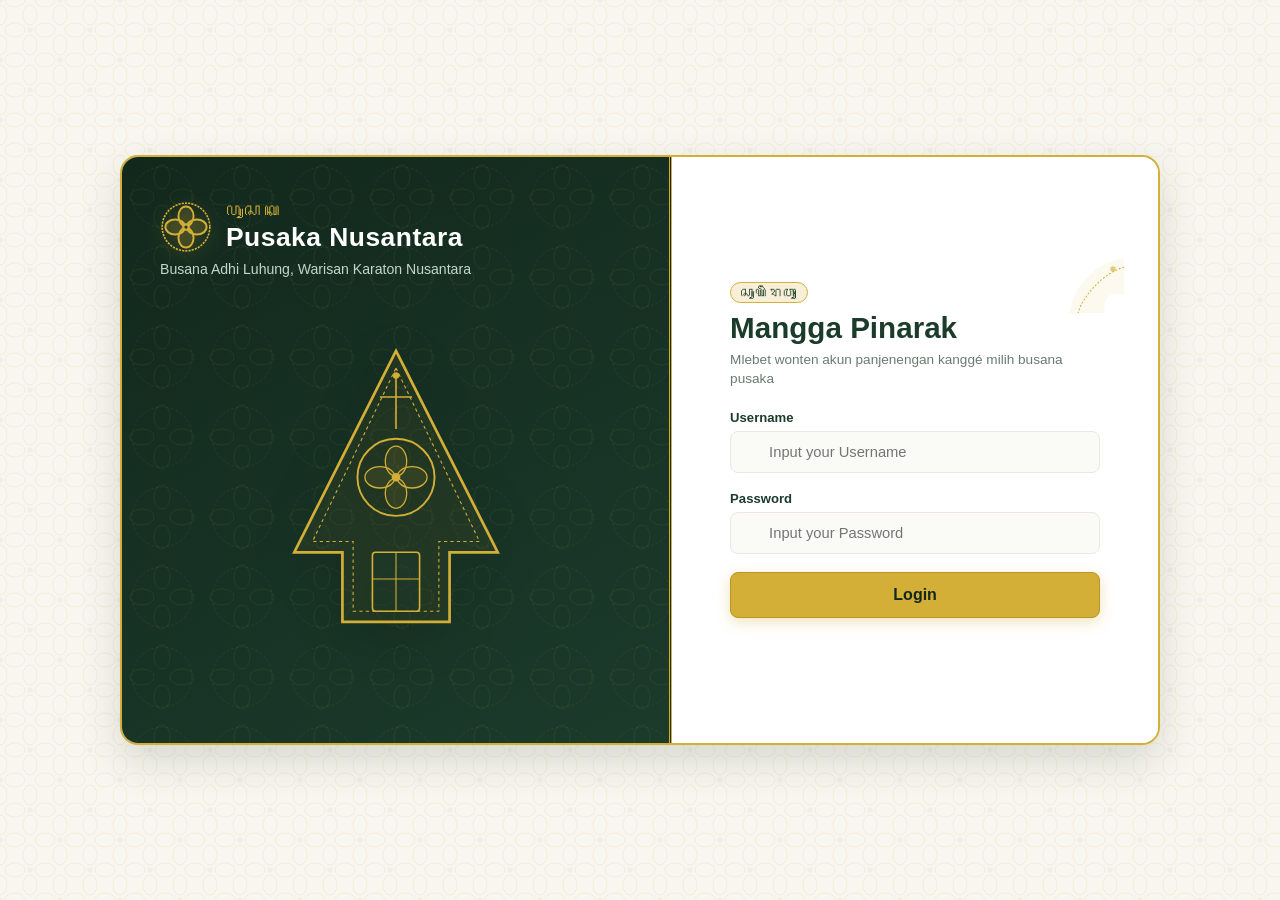
<file: index.html>
<!DOCTYPE html>
<html lang="en">
<head>
  <meta charset="UTF-8">
  <meta name="viewport" content="width=device-width, initial-scale=1.0">
  <title>Pusaka Nusantara - Product Catalog</title>
  <link rel="stylesheet" href="css/style.css">
  <script src="js/app.js" defer></script>
</head>
<body>
  <div class="batik-pattern-bg"></div>

  <header class="main-navbar">
    <div class="navbar-container">
      <a href="index.html" class="navbar-brand">
        <svg class="nav-logo-batik" viewBox="0 0 48 48" fill="none" xmlns="http://www.w3.org/2000/svg">
          <circle cx="24" cy="24" r="22" stroke="#D4AF37" stroke-width="1.5" stroke-dasharray="2 1"/>
          <ellipse cx="24" cy="14" rx="7" ry="9" stroke="#D4AF37" stroke-width="1.8" fill="rgba(212, 175, 55, 0.2)"/>
          <ellipse cx="24" cy="34" rx="7" ry="9" stroke="#D4AF37" stroke-width="1.8" fill="rgba(212, 175, 55, 0.2)"/>
          <ellipse cx="14" cy="24" rx="9" ry="7" stroke="#D4AF37" stroke-width="1.8" fill="rgba(212, 175, 55, 0.2)"/>
          <ellipse cx="34" cy="24" rx="9" ry="7" stroke="#D4AF37" stroke-width="1.8" fill="rgba(212, 175, 55, 0.2)"/>
          <circle cx="24" cy="24" r="3.5" fill="#D4AF37"/>
          <circle cx="24" cy="24" r="1.5" fill="#1B3B2B"/>
        </svg>
        <div class="brand-text-box">
          <span class="aksara-jawa">ꦥꦸꦱꦏ</span>
          <span class="brand-name">Pusaka Nusantara</span>
        </div>
      </a>

      <div class="search-wrapper">
        <span class="search-icon-wrapper" aria-hidden="true">
          <svg class="search-svg-icon" viewBox="0 0 24 24" fill="none" stroke="currentColor" stroke-width="2.2" stroke-linecap="round" stroke-linejoin="round">
            <circle cx="11" cy="11" r="8"></circle>
            <line x1="21" y1="21" x2="16.65" y2="16.65"></line>
          </svg>
        </span>
        <input 
          type="text" 
          id="search-input" 
          placeholder="Search products by title or category..." 
          autocomplete="off"
        >
      </div>

      <div class="nav-actions">
        <div class="user-greeting-box">
          <span class="greeting-prefix">Welcome,</span>
          <strong id="user-greeting" class="user-name">User</strong>
        </div>

        <div class="nav-right-group">
          <button id="btn-cart" class="btn-cart-icon-only" aria-label="Shopping Cart">
            <svg class="nav-svg-icon" viewBox="0 0 24 24" fill="none" stroke="currentColor" stroke-width="2" stroke-linecap="round" stroke-linejoin="round">
              <circle cx="9" cy="21" r="1"></circle>
              <circle cx="20" cy="21" r="1"></circle>
              <path d="M1 1h4l2.68 13.39a2 2 0 0 0 2 1.61h9.72a2 2 0 0 0 2-1.61L23 6H6"></path>
            </svg>
            <span id="cart-badge" class="badge">0</span>
          </button>

          <div class="dropdown-wrapper">
            <button id="btn-burger" class="btn-burger" aria-label="Menu" aria-expanded="false">
              <svg class="nav-svg-icon" viewBox="0 0 24 24" fill="none" stroke="currentColor" stroke-width="2" stroke-linecap="round" stroke-linejoin="round">
                <line x1="3" y1="6" x2="21" y2="6"></line>
                <line x1="3" y1="12" x2="21" y2="12"></line>
                <line x1="3" y1="18" x2="21" y2="18"></line>
              </svg>
            </button>
            
            <div id="burger-dropdown" class="burger-dropdown-menu" style="display: none;">
              <button id="btn-logout" class="dropdown-item-logout">
                Logout
              </button>
            </div>
          </div>
        </div>
      </div>
    </div>
  </header>

  <main class="main-layout">
    <section class="catalog-toolbar">
      <div class="toolbar-group">
        <label for="category-filter">Category:</label>
        <div class="select-wrapper">
          <select id="category-filter" class="custom-select">
            <option value="all">All Categories</option>
          </select>
        </div>
      </div>

      <div class="toolbar-group">
        <label for="sort-filter">Sort By:</label>
        <div class="select-wrapper">
          <select id="sort-filter" class="custom-select">
            <option value="default">Default</option>
            <option value="price-asc">Price: Low to High</option>
            <option value="price-desc">Price: High to Low</option>
            <option value="rating-desc">Rating: High to Low</option>
          </select>
        </div>
      </div>
    </section>

    <div id="global-error" class="alert-box error" style="display: none;" role="alert">
      <span class="alert-tag">[Error]</span>
      <span id="error-text">Failed to load product catalog from server.</span>
    </div>

    <div id="loading-spinner" class="loading-container">
      <div class="spinner"></div>
      <p>Loading products, please wait...</p>
    </div>

    <section id="product-grid" class="product-grid" aria-live="polite">
    </section>

    <div class="load-more-container">
      <button id="btn-load-more" class="btn-load-more" style="display: none;">
        Load More Products
      </button>
    </div>
  </main>

  <div id="product-modal" class="modal-overlay" style="display: none;">
    <div class="modal-card">
      <button id="btn-close-modal" class="modal-close" aria-label="Close">X</button>
      <div id="modal-content" class="modal-body"></div>
    </div>
  </div>

  <div id="cart-modal" class="modal-overlay" style="display: none;">
    <div class="modal-card cart-modal-card">
      <div class="cart-modal-header">
        <h3>Shopping Cart</h3>
        <button id="btn-close-cart" class="modal-close" aria-label="Close">X</button>
      </div>
      <div id="cart-content" class="modal-body"></div>
      <div class="cart-modal-footer">
        <div class="cart-total-box">
          <span>Total Price:</span>
          <strong id="cart-total-price">Rp 0</strong>
        </div>
        <button id="btn-clear-cart" class="btn-clear-cart">Clear Cart</button>
      </div>
    </div>
  </div>
</body>
</html>
</file>
<file: css/style.css>
:root {
  --c-mori: #F8F6F0;
  --c-mori-card: #FFFFFF;
  --c-mori-dark: #ECE8DE;
  --c-gadung-dark: #12281D;
  --c-gadung: #1B3B2B;
  --c-gadung-light: #2A543E;
  --c-gold: #D4AF37;
  --c-gold-hover: #C59B27;
  --c-gold-light: #F4E8C1;
  --c-terracotta: #D9532F;
  --c-terracotta-hover: #BC3F1E;
  --c-star: #B8860B;
  --c-text-muted: #5A6D63;
  --shadow-card: 0 4px 16px rgba(18, 40, 29, 0.08);
  --shadow-hover: 0 10px 24px rgba(18, 40, 29, 0.16);
  --transition: all 0.25s cubic-bezier(0.4, 0, 0.2, 1);
}

* {
  margin: 0;
  padding: 0;
  box-sizing: border-box;
  font-family: 'Segoe UI', -apple-system, BlinkMacSystemFont, Roboto, sans-serif;
}

body {
  min-height: 100vh;
  background-color: var(--c-mori);
  color: var(--c-gadung-dark);
  position: relative;
  overflow-x: hidden;
}

.batik-pattern-bg {
  position: fixed;
  top: 0;
  left: 0;
  width: 100vw;
  height: 100vh;
  z-index: -1;
  pointer-events: none;
  background-image: url("data:image/svg+xml,%3Csvg xmlns='http://www.w3.org/2000/svg' width='60' height='60' viewBox='0 0 60 60'%3E%3Cg stroke='%23D4AF37' stroke-width='0.8' fill='none' opacity='0.14'%3E%3Cellipse cx='30' cy='15' rx='7' ry='10'/%3E%3Cellipse cx='30' cy='45' rx='7' ry='10'/%3E%3Cellipse cx='15' cy='30' rx='10' ry='7'/%3E%3Cellipse cx='45' cy='30' rx='10' ry='7'/%3E%3Ccircle cx='30' cy='30' r='3' fill='%231B3B2B' opacity='0.25'/%3E%3Ccircle cx='0' cy='0' r='3' fill='%231B3B2B' opacity='0.25'/%3E%3Ccircle cx='60' cy='0' r='3' fill='%231B3B2B' opacity='0.25'/%3E%3Ccircle cx='0' cy='60' r='3' fill='%231B3B2B' opacity='0.25'/%3E%3Ccircle cx='60' cy='60' r='3' fill='%231B3B2B' opacity='0.25'/%3E%3C/g%3E%3C/svg%3E");
  background-size: 60px 60px;
}

.main-navbar {
  position: sticky;
  top: 0;
  z-index: 100;
  background-color: var(--c-gadung);
  background-image: 
    url("data:image/svg+xml,%3Csvg xmlns='http://www.w3.org/2000/svg' width='80' height='80' viewBox='0 0 80 80'%3E%3Ccircle cx='40' cy='40' r='30' stroke='%23D4AF37' stroke-width='1' fill='none' opacity='0.1' stroke-dasharray='3 2'/%3E%3Cellipse cx='40' cy='20' rx='8' ry='12' stroke='%23D4AF37' stroke-width='1' fill='none' opacity='0.1'/%3E%3Cellipse cx='40' cy='60' rx='8' ry='12' stroke='%23D4AF37' stroke-width='1' fill='none' opacity='0.1'/%3E%3Cellipse cx='20' cy='40' rx='12' ry='8' stroke='%23D4AF37' stroke-width='1' fill='none' opacity='0.1'/%3E%3Cellipse cx='60' cy='40' rx='12' ry='8' stroke='%23D4AF37' stroke-width='1' fill='none' opacity='0.1'/%3E%3C/svg%3E"),
    linear-gradient(150deg, var(--c-gadung-dark) 0%, var(--c-gadung) 100%);
  background-size: 80px 80px, 100% 100%;
  border-bottom: 3px double var(--c-gold);
  box-shadow: 0 6px 20px rgba(0, 0, 0, 0.25);
}

.navbar-container {
  max-width: 1200px;
  margin: 0 auto;
  padding: 12px 24px;
  display: flex;
  align-items: center;
  gap: 24px;
}

.navbar-brand {
  display: flex;
  align-items: center;
  gap: 12px;
  text-decoration: none;
}

.nav-logo-batik {
  width: 44px;
  height: 44px;
  filter: drop-shadow(0 2px 8px rgba(212, 175, 55, 0.4));
}

.brand-text-box {
  display: flex;
  flex-direction: column;
}

.aksara-jawa {
  font-size: 0.85rem;
  color: var(--c-gold);
  letter-spacing: 2px;
  line-height: 1;
}

.brand-name {
  font-size: 1.35rem;
  font-weight: 700;
  color: #FFFFFF;
  letter-spacing: 0.4px;
  white-space: nowrap;
}

.search-wrapper {
  flex: 1;
  position: relative;
  display: flex;
  align-items: center;
}

.search-icon-wrapper {
  position: absolute;
  left: 14px;
  display: flex;
  align-items: center;
  justify-content: center;
  color: var(--c-gadung);
  pointer-events: none;
  transition: var(--transition);
}

.search-svg-icon {
  width: 18px;
  height: 18px;
}

.search-wrapper:focus-within .search-icon-wrapper {
  color: var(--c-gold);
}

.search-wrapper input {
  width: 100%;
  padding: 10px 14px 10px 42px;
  border: 1.5px solid var(--c-gold);
  border-radius: 8px;
  font-size: 0.92rem;
  background-color: #FFFFFF;
  color: var(--c-gadung-dark);
  transition: var(--transition);
  box-shadow: 0 2px 8px rgba(0, 0, 0, 0.15);
}

.search-wrapper input:focus {
  outline: none;
  border-color: var(--c-gold-hover);
  box-shadow: 0 0 0 3px rgba(212, 175, 55, 0.35);
}

.nav-actions {
  display: flex;
  align-items: center;
  gap: 16px;
}

.user-greeting-box {
  display: flex;
  flex-direction: column;
}

.greeting-prefix {
  font-size: 0.74rem;
  color: #A3BFB3;
}

.user-name {
  font-size: 0.98rem;
  font-weight: 700;
  color: #FFFFFF;
}

.nav-right-group {
  display: flex;
  align-items: center;
  gap: 12px;
}

.nav-svg-icon {
  width: 20px;
  height: 20px;
  display: block;
}

.btn-cart-icon-only {
  position: relative;
  background: rgba(255, 255, 255, 0.08);
  border: 1px solid rgba(212, 175, 55, 0.4);
  color: var(--c-gold-light);
  padding: 8px 10px;
  border-radius: 8px;
  cursor: pointer;
  display: flex;
  align-items: center;
  justify-content: center;
  transition: var(--transition);
}

.btn-cart-icon-only:hover {
  background-color: rgba(212, 175, 55, 0.2);
  border-color: var(--c-gold);
  color: #FFFFFF;
}

.badge {
  position: absolute;
  top: -4px;
  right: -4px;
  background-color: var(--c-terracotta);
  color: #FFFFFF;
  font-size: 0.72rem;
  font-weight: 700;
  padding: 2px 7px;
  border-radius: 12px;
  min-width: 18px;
  text-align: center;
  border: 1px solid rgba(255, 255, 255, 0.4);
  box-shadow: 0 2px 6px rgba(0, 0, 0, 0.3);
}

.dropdown-wrapper {
  position: relative;
  display: inline-block;
}

.btn-burger {
  background: rgba(255, 255, 255, 0.08);
  border: 1px solid rgba(212, 175, 55, 0.4);
  color: var(--c-gold-light);
  padding: 8px 10px;
  border-radius: 8px;
  cursor: pointer;
  display: flex;
  align-items: center;
  justify-content: center;
  transition: var(--transition);
}

.btn-burger:hover {
  background-color: rgba(212, 175, 55, 0.2);
  border-color: var(--c-gold);
  color: #FFFFFF;
}

.burger-dropdown-menu {
  position: absolute;
  top: calc(100% + 8px);
  right: 0;
  background-color: var(--c-gadung-dark);
  border: 1.5px solid var(--c-gold);
  border-radius: 8px;
  box-shadow: 0 8px 24px rgba(0, 0, 0, 0.35);
  min-width: 130px;
  z-index: 150;
  overflow: hidden;
  animation: fadeIn 0.2s ease;
}

.dropdown-item-logout {
  width: 100%;
  padding: 10px 16px;
  background: transparent;
  border: none;
  color: #FF8566;
  font-size: 0.88rem;
  font-weight: 700;
  text-align: left;
  cursor: pointer;
  transition: var(--transition);
}

.dropdown-item-logout:hover {
  background-color: var(--c-terracotta);
  color: #FFFFFF;
}

.main-layout {
  max-width: 1200px;
  margin: 28px auto;
  padding: 0 24px;
}

.catalog-toolbar {
  display: flex;
  justify-content: space-between;
  align-items: center;
  gap: 16px;
  background-color: var(--c-mori-card);
  padding: 14px 22px;
  border-radius: 12px;
  border: 1px solid rgba(212, 175, 55, 0.45);
  box-shadow: 0 4px 18px rgba(18, 40, 29, 0.08);
  margin-bottom: 26px;
}

.toolbar-group {
  display: flex;
  align-items: center;
  gap: 12px;
}

.toolbar-group label {
  font-size: 0.88rem;
  font-weight: 700;
  color: var(--c-gadung);
  letter-spacing: 0.3px;
}

.select-wrapper {
  position: relative;
}

.custom-select {
  -webkit-appearance: none;
  -moz-appearance: none;
  appearance: none;
  padding: 9px 38px 9px 16px;
  border: 1.5px solid var(--c-gold);
  border-radius: 8px;
  background-color: #FFFFFF;
  background-image: url("data:image/svg+xml,%3Csvg xmlns='http://www.w3.org/2000/svg' width='14' height='14' viewBox='0 0 24 24' fill='none' stroke='%23D4AF37' stroke-width='2.5' stroke-linecap='round' stroke-linejoin='round'%3E%3Cpolyline points='6 9 12 15 18 9'%3E%3C/polyline%3E%3C/svg%3E");
  background-repeat: no-repeat;
  background-position: right 14px center;
  background-size: 13px;
  color: var(--c-gadung-dark);
  font-size: 0.88rem;
  font-weight: 600;
  cursor: pointer;
  transition: var(--transition);
  box-shadow: 0 2px 8px rgba(212, 175, 55, 0.12);
}

.custom-select:hover {
  border-color: var(--c-gold-hover);
  background-color: #FDFCF9;
  box-shadow: 0 4px 14px rgba(212, 175, 55, 0.28);
}

.custom-select:focus {
  outline: none;
  border-color: var(--c-gold-hover);
  background-color: #FFFFFF;
  box-shadow: 0 0 0 3px rgba(212, 175, 55, 0.35);
}

.custom-select option {
  background-color: var(--c-mori-card);
  color: var(--c-gadung-dark);
  padding: 10px;
  font-size: 0.9rem;
}

.alert-box {
  padding: 14px 18px;
  border-radius: 8px;
  font-size: 0.9rem;
  display: flex;
  align-items: center;
  gap: 12px;
  margin-bottom: 24px;
}

.alert-box.error {
  background-color: #FDF2F0;
  color: var(--c-terracotta);
  border: 1px solid #F5C6BA;
}

.alert-tag {
  font-weight: 700;
  font-size: 0.8rem;
}

.loading-container {
  display: flex;
  flex-direction: column;
  align-items: center;
  justify-content: center;
  padding: 60px 0;
  color: var(--c-gadung);
}

.spinner {
  width: 44px;
  height: 44px;
  border: 4px solid var(--c-mori-dark);
  border-top-color: var(--c-gold);
  border-radius: 50%;
  animation: spin 0.8s linear infinite;
  margin-bottom: 12px;
}

.product-grid {
  display: grid;
  grid-template-columns: repeat(auto-fill, minmax(230px, 1fr));
  gap: 22px;
}

.product-card {
  background-color: var(--c-mori-card);
  border-radius: 12px;
  border: 1px solid var(--c-mori-dark);
  overflow: hidden;
  display: flex;
  flex-direction: column;
  box-shadow: var(--shadow-card);
  transition: var(--transition);
  cursor: pointer;
  position: relative;
}

.product-card:hover {
  transform: translateY(-4px);
  box-shadow: var(--shadow-hover);
  border-color: var(--c-gold);
}

.card-img-wrapper {
  position: relative;
  width: 100%;
  height: 200px;
  background-color: #FAFAF7;
  overflow: hidden;
}

.card-img-wrapper img {
  width: 100%;
  height: 100%;
  object-fit: cover;
  transition: var(--transition);
}

.product-card:hover .card-img-wrapper img {
  transform: scale(1.05);
}

.discount-badge {
  position: absolute;
  top: 8px;
  left: 8px;
  background-color: var(--c-terracotta);
  color: #FFFFFF;
  font-size: 0.72rem;
  font-weight: 700;
  padding: 3px 7px;
  border-radius: 4px;
  box-shadow: 0 2px 6px rgba(217, 83, 47, 0.3);
}

.card-body {
  padding: 14px;
  display: flex;
  flex-direction: column;
  flex: 1;
}

.card-category {
  font-size: 0.72rem;
  text-transform: uppercase;
  color: var(--c-text-muted);
  font-weight: 600;
  letter-spacing: 0.5px;
  margin-bottom: 4px;
}

.card-title {
  font-size: 0.95rem;
  font-weight: 600;
  color: var(--c-gadung-dark);
  line-height: 1.35;
  margin-bottom: 8px;
  display: -webkit-box;
  -webkit-line-clamp: 2;
  -webkit-box-orient: vertical;
  overflow: hidden;
}

.card-price {
  font-size: 1.1rem;
  font-weight: 700;
  color: var(--c-gadung);
  margin-bottom: 8px;
}

.card-meta {
  display: flex;
  align-items: center;
  gap: 6px;
  font-size: 0.8rem;
  color: var(--c-text-muted);
  margin-top: auto;
  margin-bottom: 12px;
}

.meta-rating {
  font-weight: 600;
  color: var(--c-star);
}

.btn-add-cart {
  width: 100%;
  padding: 9px 12px;
  background: linear-gradient(135deg, var(--c-gadung) 0%, var(--c-gadung-dark) 100%);
  color: var(--c-gold-light);
  border: 1px solid var(--c-gold);
  border-radius: 6px;
  font-size: 0.85rem;
  font-weight: 700;
  cursor: pointer;
  transition: var(--transition);
}

.btn-add-cart:hover {
  background: linear-gradient(135deg, var(--c-gadung-light) 0%, var(--c-gadung) 100%);
  color: #FFFFFF;
}

.load-more-container {
  display: flex;
  justify-content: center;
  margin: 38px 0 20px;
}

.btn-load-more {
  padding: 12px 36px;
  background-color: transparent;
  color: var(--c-gadung);
  border: 2px solid var(--c-gold);
  border-radius: 8px;
  font-size: 0.95rem;
  font-weight: 700;
  cursor: pointer;
  transition: var(--transition);
}

.btn-load-more:hover {
  background-color: var(--c-gold);
  color: var(--c-gadung-dark);
  box-shadow: 0 4px 14px rgba(212, 175, 55, 0.35);
}

.modal-overlay {
  position: fixed;
  top: 0;
  left: 0;
  width: 100vw;
  height: 100vh;
  background-color: rgba(18, 40, 29, 0.7);
  backdrop-filter: blur(4px);
  z-index: 200;
  display: flex;
  align-items: center;
  justify-content: center;
  padding: 20px;
}

.modal-card {
  position: relative;
  background-color: var(--c-mori-card);
  max-width: 680px;
  width: 100%;
  border-radius: 14px;
  border: 2px solid var(--c-gold);
  box-shadow: 0 16px 40px rgba(0, 0, 0, 0.3);
  overflow: hidden;
  max-height: 90vh;
  display: flex;
  flex-direction: column;
}

.modal-close {
  position: absolute;
  top: 14px;
  right: 16px;
  background: none;
  border: none;
  font-size: 1.2rem;
  font-weight: 700;
  color: var(--c-gadung);
  cursor: pointer;
  line-height: 1;
  z-index: 10;
  padding: 4px 8px;
  border-radius: 4px;
}

.modal-close:hover {
  background-color: var(--c-mori-dark);
}

.modal-body {
  padding: 24px;
  overflow-y: auto;
}

.modal-detail-layout {
  display: flex;
  gap: 24px;
  flex-wrap: wrap;
}

.modal-img-box {
  flex: 1;
  min-width: 240px;
  max-height: 300px;
  border-radius: 8px;
  overflow: hidden;
  background-color: #FAFAF7;
}

.modal-img-box img {
  width: 100%;
  height: 100%;
  object-fit: contain;
}

.modal-info-box {
  flex: 1.3;
  display: flex;
  flex-direction: column;
  gap: 8px;
}

.modal-badge-group {
  display: flex;
  gap: 8px;
  align-items: center;
}

.badge-tag {
  font-size: 0.75rem;
  font-weight: 700;
  padding: 3px 8px;
  border-radius: 4px;
  background-color: var(--c-mori-dark);
  color: var(--c-gadung);
}

.modal-title {
  font-size: 1.3rem;
  font-weight: 700;
  color: var(--c-gadung);
}

.modal-price {
  font-size: 1.25rem;
  font-weight: 700;
  color: var(--c-terracotta);
}

.modal-desc {
  font-size: 0.9rem;
  color: var(--c-text-muted);
  line-height: 1.45;
  margin: 6px 0;
}

.cart-modal-card {
  max-width: 580px;
}

.cart-modal-header {
  padding: 16px 20px;
  border-bottom: 1.5px solid var(--c-mori-dark);
  display: flex;
  align-items: center;
  justify-content: space-between;
}

.cart-modal-header h3 {
  font-size: 1.15rem;
  color: var(--c-gadung);
}

.cart-item-row {
  display: flex;
  align-items: center;
  gap: 12px;
  padding: 12px 0;
  border-bottom: 1px solid var(--c-mori-dark);
}

.cart-item-row img {
  width: 50px;
  height: 50px;
  object-fit: cover;
  border-radius: 6px;
}

.cart-item-info {
  flex: 1;
}

.cart-item-title {
  font-size: 0.88rem;
  font-weight: 600;
  color: var(--c-gadung);
  margin-bottom: 4px;
}

.cart-item-price {
  font-size: 0.82rem;
  color: var(--c-text-muted);
}

.cart-item-actions {
  display: flex;
  align-items: center;
  gap: 8px;
}

.btn-qty {
  width: 24px;
  height: 24px;
  border: 1px solid var(--c-gold);
  background-color: var(--c-mori-card);
  color: var(--c-gadung);
  font-weight: 700;
  border-radius: 4px;
  cursor: pointer;
}

.btn-remove-item {
  background: none;
  border: none;
  color: var(--c-terracotta);
  font-size: 0.8rem;
  font-weight: 700;
  cursor: pointer;
  margin-left: 6px;
}

.cart-modal-footer {
  padding: 16px 20px;
  border-top: 1.5px solid var(--c-mori-dark);
  display: flex;
  align-items: center;
  justify-content: space-between;
}

.cart-total-box {
  display: flex;
  flex-direction: column;
}

.cart-total-box span {
  font-size: 0.8rem;
  color: var(--c-text-muted);
}

.cart-total-box strong {
  font-size: 1.15rem;
  color: var(--c-gadung);
}

.btn-clear-cart {
  padding: 8px 16px;
  border: 1px solid var(--c-terracotta);
  background-color: transparent;
  color: var(--c-terracotta);
  border-radius: 6px;
  font-weight: 600;
  font-size: 0.85rem;
  cursor: pointer;
}

.btn-clear-cart:hover {
  background-color: var(--c-terracotta);
  color: #FFFFFF;
}

@keyframes spin {
  to { transform: rotate(360deg); }
}

@keyframes fadeIn {
  from { opacity: 0; transform: translateY(-6px); }
  to { opacity: 1; transform: translateY(0); }
}

@media (max-width: 820px) {
  .navbar-container {
    flex-wrap: wrap;
    gap: 12px;
    padding: 12px 16px;
  }

  .navbar-brand {
    order: 1;
    width: 100%;
    justify-content: center;
  }

  .nav-actions {
    order: 2;
    width: 100%;
    display: flex;
    justify-content: space-between;
    align-items: center;
  }

  .user-greeting-box {
    text-align: left;
  }

  .nav-right-group {
    display: flex;
    align-items: center;
    gap: 10px;
  }

  .search-wrapper {
    order: 3;
    width: 100%;
    margin-top: 4px;
  }

  .catalog-toolbar {
    flex-direction: row;
    flex-wrap: nowrap;
    gap: 10px;
    padding: 10px 12px;
    border-radius: 10px;
  }

  .toolbar-group {
    flex: 1;
    display: flex;
    flex-direction: column;
    align-items: flex-start;
    gap: 4px;
    min-width: 0;
  }

  .toolbar-group label {
    font-size: 0.75rem;
    font-weight: 700;
    white-space: nowrap;
    color: var(--c-gadung);
  }

  .select-wrapper {
    width: 100%;
  }

  .custom-select {
    width: 100%;
    padding: 8px 26px 8px 8px;
    font-size: 0.78rem;
    background-position: right 8px center;
    background-size: 11px;
    text-overflow: ellipsis;
    white-space: nowrap;
    overflow: hidden;
  }
}
</file>
<file: css/login.css>
/* DESIGN TOKENS: TEMA NEO-KERATON (60-30-10) */
:root {
  /* 60% Netral / Kain Mori */
  --c-mori: #F8F6F0;
  --c-mori-card: #FFFFFF;
  --c-mori-dark: #ECE8DE;
  
  /* 30% Identitas Keraton / Hijau Gadung & Emas Pasir */
  --c-gadung-dark: #12281D;
  --c-gadung: #1B3B2B;
  --c-gadung-light: #2A543E;
  --c-gold: #D4AF37;
  --c-gold-hover: #C59B27;
  --c-gold-light: #F4E8C1;
  
  /* 10% Aksen Aksi / Terakota & Peringatan */
  --c-terracotta: #D9532F;
  --c-terracotta-hover: #BC3F1E;
  --c-text-muted: #6A7B72;
  
  --shadow-card: 0 16px 40px rgba(18, 40, 29, 0.14);
  --transition: all 0.3s cubic-bezier(0.4, 0, 0.2, 1);
}

* {
  margin: 0;
  padding: 0;
  box-sizing: border-box;
  font-family: 'Segoe UI', -apple-system, BlinkMacSystemFont, Roboto, sans-serif;
}

body {
  min-height: 100vh;
  background-color: var(--c-mori);
  display: flex;
  align-items: center;
  justify-content: center;
  position: relative;
  overflow-x: hidden;
  color: var(--c-gadung-dark);
}

/* Latar Belakang Motif Batik Kawung Native */
.batik-pattern-bg {
  position: fixed;
  top: 0;
  left: 0;
  width: 100vw;
  height: 100vh;
  z-index: 0;
  pointer-events: none;
  background-color: var(--c-mori);
  background-image: url("data:image/svg+xml,%3Csvg xmlns='http://www.w3.org/2000/svg' width='60' height='60' viewBox='0 0 60 60'%3E%3Cg stroke='%23D4AF37' stroke-width='0.9' fill='none' opacity='0.16'%3E%3Cellipse cx='30' cy='15' rx='7' ry='10'/%3E%3Cellipse cx='30' cy='45' rx='7' ry='10'/%3E%3Cellipse cx='15' cy='30' rx='10' ry='7'/%3E%3Cellipse cx='45' cy='30' rx='10' ry='7'/%3E%3Ccircle cx='30' cy='30' r='3' fill='%231B3B2B' opacity='0.25'/%3E%3Ccircle cx='0' cy='0' r='3' fill='%231B3B2B' opacity='0.25'/%3E%3Ccircle cx='60' cy='0' r='3' fill='%231B3B2B' opacity='0.25'/%3E%3Ccircle cx='0' cy='60' r='3' fill='%231B3B2B' opacity='0.25'/%3E%3Ccircle cx='60' cy='60' r='3' fill='%231B3B2B' opacity='0.25'/%3E%3Cellipse cx='0' cy='15' rx='7' ry='10'/%3E%3Cellipse cx='0' cy='45' rx='7' ry='10'/%3E%3Cellipse cx='60' cy='15' rx='7' ry='10'/%3E%3Cellipse cx='60' cy='45' rx='7' ry='10'/%3E%3Cellipse cx='15' cy='0' rx='10' ry='7'/%3E%3Cellipse cx='45' cy='0' rx='10' ry='7'/%3E%3Cellipse cx='15' cy='60' rx='10' ry='7'/%3E%3Cellipse cx='45' cy='60' rx='10' ry='7'/%3E%3C/g%3E%3C/svg%3E");
  background-size: 60px 60px;
}

/* CONTAINER SPLIT SCREEN */
.login-container {
  position: relative;
  z-index: 1;
  width: 92%;
  max-width: 1040px;
  min-height: 590px;
  background-color: var(--c-mori-card);
  border-radius: 18px;
  box-shadow: var(--shadow-card);
  border: 2px solid var(--c-gold);
  display: flex;
  overflow: hidden;
}

/* SISI KIRI (Branding & Gunungan Wayang) */
.branding-side {
  flex: 1.15;
  background: linear-gradient(150deg, var(--c-gadung-dark) 0%, var(--c-gadung) 100%);
  color: var(--c-mori);
  padding: 44px 38px;
  display: flex;
  flex-direction: column;
  justify-content: space-between;
  position: relative;
  border-right: 3px double var(--c-gold);
}

.watermark-batik {
  position: absolute;
  top: 0;
  left: 0;
  width: 100%;
  height: 100%;
  background-image: url("data:image/svg+xml,%3Csvg xmlns='http://www.w3.org/2000/svg' width='80' height='80' viewBox='0 0 80 80'%3E%3Ccircle cx='40' cy='40' r='30' stroke='%23D4AF37' stroke-width='1' fill='none' opacity='0.08' stroke-dasharray='3 2'/%3E%3Cellipse cx='40' cy='20' rx='8' ry='12' stroke='%23D4AF37' stroke-width='1' fill='none' opacity='0.08'/%3E%3Cellipse cx='40' cy='60' rx='8' ry='12' stroke='%23D4AF37' stroke-width='1' fill='none' opacity='0.08'/%3E%3Cellipse cx='20' cy='40' rx='12' ry='8' stroke='%23D4AF37' stroke-width='1' fill='none' opacity='0.08'/%3E%3Cellipse cx='60' cy='40' rx='12' ry='8' stroke='%23D4AF37' stroke-width='1' fill='none' opacity='0.08'/%3E%3C/svg%3E");
  background-size: 80px 80px;
  pointer-events: none;
}

.brand-header {
  position: relative;
  z-index: 2;
}

.logo-wrapper {
  display: flex;
  align-items: center;
  gap: 14px;
  margin-bottom: 8px;
}

.logo-batik-svg {
  width: 52px;
  height: 52px;
  filter: drop-shadow(0 4px 10px rgba(212, 175, 55, 0.35));
}

.logo-text-box {
  display: flex;
  flex-direction: column;
}

.aksara-jawa {
  font-size: 1.05rem;
  color: var(--c-gold);
  letter-spacing: 2px;
  line-height: 1.2;
}

.logo-name {
  font-size: 1.65rem;
  font-weight: 700;
  color: #FFFFFF;
  letter-spacing: 0.5px;
}

.brand-tagline {
  font-size: 0.88rem;
  color: #C2D6CC;
  margin-top: 4px;
}

/* ========================================================
   HERO GUNUNGAN WAYANG (SMOOTH SLOW 3D FLIP)
   ======================================================== */
.ornament-hero {
  position: relative;
  z-index: 2;
  display: flex;
  justify-content: center;
  align-items: center;
  flex: 1;
  margin: 10px 0;
  perspective: 1200px; /* Jarak pandang 3D lebih luas agar putaran natural */
}

.gunungan-svg {
  width: 260px;
  height: 300px;
  cursor: pointer;
  transform-style: preserve-3d;
  transform-origin: center center;
  /* Durasi 1.5s dengan kurva akselerasi & deselerasi yang sangat halus */
  transition: transform 1.5s cubic-bezier(0.4, 0, 0.2, 1), 
              filter 1.5s cubic-bezier(0.4, 0, 0.2, 1);
  filter: drop-shadow(0 8px 24px rgba(0, 0, 0, 0.45));
}

/* Efek saat kursor diarahkan ke Gunungan */
.gunungan-svg:hover {
  /* Berputar 180° perlahan sambil sedikit terangkat melayang */
  transform: rotateY(180deg) translateY(-8px) scale(1.04);
  /* Pendaran emas muncul bertahap */
  filter: drop-shadow(0 14px 32px rgba(212, 175, 55, 0.4));
}

.philosophy-box {
  position: relative;
  z-index: 2;
}

.philosophy-border {
  background: rgba(255, 255, 255, 0.04);
  border-left: 3px solid var(--c-gold);
  border-radius: 0 10px 10px 0;
  padding: 12px 16px;
}

.philosophy-border .quote {
  font-style: italic;
  font-size: 0.88rem;
  color: var(--c-gold-light);
  margin-bottom: 4px;
  font-weight: 500;
}

.philosophy-border .sub-quote {
  font-size: 0.76rem;
  color: #A3BFB3;
  line-height: 1.4;
  display: block;
}

/* SISI KANAN (Form Login) */
.form-side {
  flex: 1;
  padding: 44px 38px;
  display: flex;
  align-items: center;
  justify-content: center;
  background-color: var(--c-mori-card);
  position: relative;
}

.login-card {
  width: 100%;
  max-width: 370px;
  position: relative;
}

.corner-batik-ornament {
  position: absolute;
  top: -24px;
  right: -24px;
  width: 55px;
  height: 55px;
  pointer-events: none;
}

.welcome-badge {
  display: inline-block;
  font-size: 0.82rem;
  color: var(--c-gadung);
  background-color: rgba(212, 175, 55, 0.2);
  border: 1px solid var(--c-gold);
  padding: 2px 10px;
  border-radius: 20px;
  margin-bottom: 8px;
  letter-spacing: 1px;
}

.card-header h2 {
  font-size: 1.85rem;
  font-weight: 700;
  color: var(--c-gadung);
  margin-bottom: 6px;
}

.card-header p {
  font-size: 0.85rem;
  color: var(--c-text-muted);
  margin-bottom: 22px;
  line-height: 1.35;
}

/* Alert Error (Try...Catch) */
.alert-box {
  padding: 12px 14px;
  border-radius: 8px;
  font-size: 0.85rem;
  display: flex;
  align-items: center;
  gap: 10px;
  margin-bottom: 18px;
  animation: fadeIn 0.3s ease;
}

.alert-box.error {
  background-color: #FDF2F0;
  color: var(--c-terracotta);
  border: 1px solid #F5C6BA;
}

/* Form Controls */
.form-group {
  margin-bottom: 18px;
}

.form-group label {
  display: block;
  font-size: 0.82rem;
  font-weight: 600;
  color: var(--c-gadung);
  margin-bottom: 6px;
}

.input-wrapper {
  position: relative;
  display: flex;
  align-items: center;
}

.input-icon {
  position: absolute;
  left: 12px;
  font-size: 0.85rem;
  opacity: 0.55;
}

.input-wrapper input {
  width: 100%;
  padding: 12px 14px 12px 38px;
  border: 1.5px solid var(--c-mori-dark);
  border-radius: 8px;
  font-size: 0.92rem;
  color: var(--c-gadung-dark);
  background-color: #FAFAF7;
  transition: var(--transition);
}

.input-wrapper input:focus {
  outline: none;
  background-color: #FFFFFF;
  border-color: var(--c-gadung);
  box-shadow: 0 0 0 3px rgba(212, 175, 55, 0.25);
}

.btn-primary {
  width: 100%;
  padding: 13px;
  background-color: var(--c-gold);
  color: var(--c-gadung-dark);
  border: 1px solid #B89726;
  border-radius: 8px;
  font-size: 1rem;
  font-weight: 700;
  cursor: pointer;
  display: flex;
  align-items: center;
  justify-content: center;
  gap: 8px;
  transition: var(--transition);
  margin-top: 10px;
  box-shadow: 0 4px 14px rgba(212, 175, 55, 0.35);
}

.btn-primary:hover:not(:disabled) {
  background-color: var(--c-gold-hover);
  color: #000000;
  transform: translateY(-2px);
  box-shadow: 0 6px 18px rgba(212, 175, 55, 0.45);
}

.btn-spinner {
  width: 18px;
  height: 18px;
  border: 2px solid rgba(27, 59, 43, 0.3);
  border-top-color: var(--c-gadung-dark);
  border-radius: 50%;
  animation: spin 0.8s linear infinite;
}

/* Demo Testing Box */
.demo-box {
  margin-top: 22px;
  padding: 12px;
  background-color: var(--c-mori);
  border-radius: 8px;
  border: 1px dashed var(--c-gold);
  font-size: 0.78rem;
  color: var(--c-gadung);
}

.demo-header {
  font-weight: 600;
  margin-bottom: 4px;
}

.demo-box code {
  font-family: monospace;
  font-size: 0.82rem;
  color: var(--c-terracotta);
}

@keyframes spin {
  to { transform: rotate(360deg); }
}

@keyframes fadeIn {
  from { opacity: 0; transform: translateY(-6px); }
  to { opacity: 1; transform: translateY(0); }
}

/* Responsif Mobile & Tablet */
@media (max-width: 820px) {
  .login-container {
    flex-direction: column;
    min-height: auto;
    margin: 20px 0;
  }
  .branding-side {
    padding: 32px 24px;
    border-right: none;
    border-bottom: 3px double var(--c-gold);
  }
  .ornament-hero {
    display: none;
  }
  .form-side {
    padding: 36px 24px;
  }
  .corner-batik-ornament {
    display: none;
  }
}
</file>
